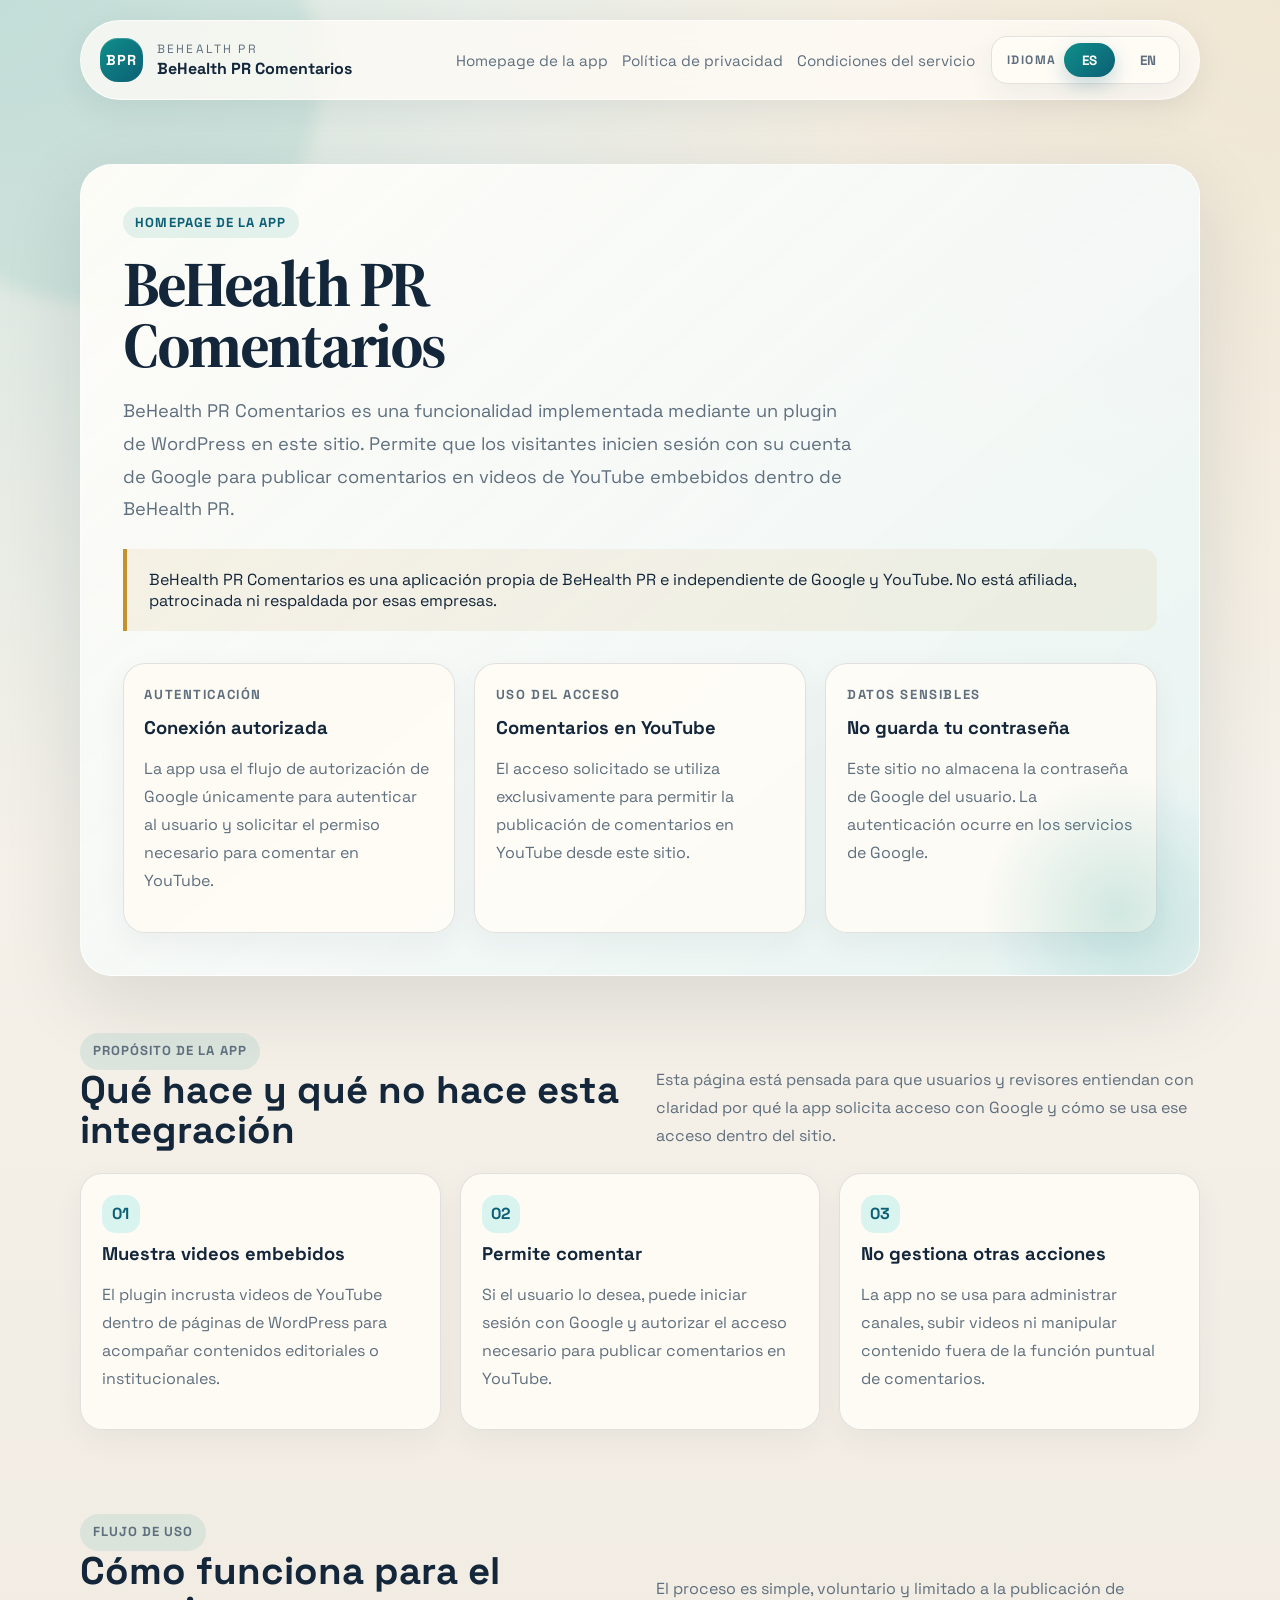
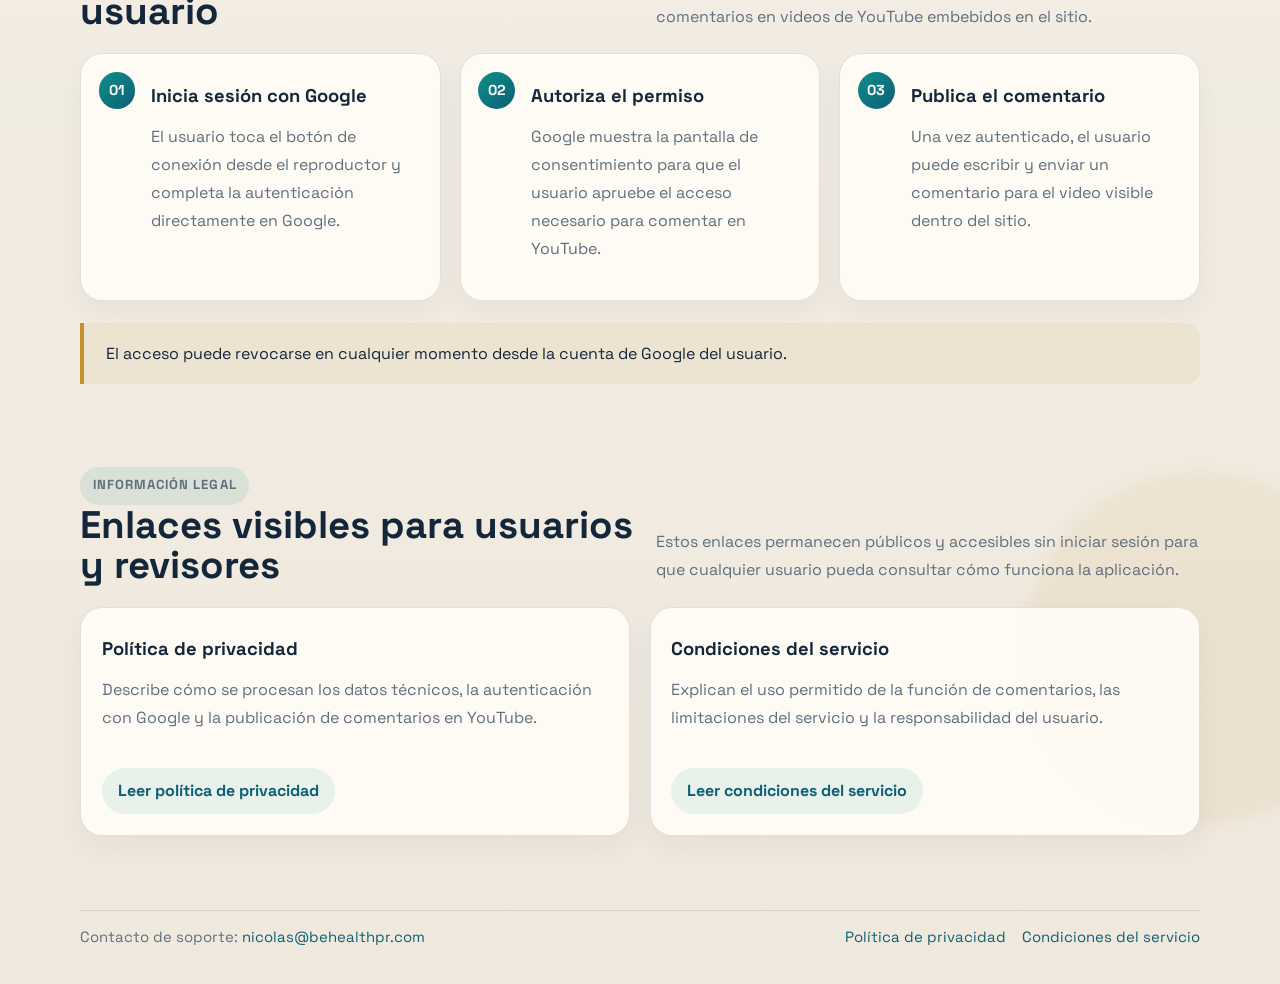
<file: index.html>
<!DOCTYPE html>
<html lang="es">
<head>
    <meta charset="UTF-8">
    <meta name="viewport" content="width=device-width, initial-scale=1.0">
    <title data-i18n="meta-title">BeHealth PR Comentarios</title>
    <meta name="description" content="Homepage p&uacute;blica de la aplicaci&oacute;n BeHealth PR Comentarios." data-i18n-content="meta-description">
    <link rel="stylesheet" href="./assets/site.css">
    <script src="./assets/i18n.js" defer></script>
</head>
<body data-page="home">
    <div class="site-shell">
        <header class="topbar">
            <div class="container topbar__inner">
                <a class="brand" href="./" data-localized-link="./">
                    <span class="brand__mark">BPR</span>
                    <span>
                        <p class="brand__eyebrow" data-i18n="brand-eyebrow">BeHealth PR</p>
                        <p class="brand__name" data-i18n="brand-name">BeHealth PR Comentarios</p>
                    </span>
                </a>
                <div class="topbar__actions">
                    <nav class="topnav" aria-label="Enlaces legales" data-i18n-attr="topnav-label">
                        <a href="./" data-localized-link="./" data-i18n="nav-home">Homepage de la app</a>
                        <a href="./politica-de-privacidad/" data-localized-link="./politica-de-privacidad/" data-i18n="nav-privacy">Pol&iacute;tica de privacidad</a>
                        <a href="./condiciones-del-servicio/" data-localized-link="./condiciones-del-servicio/" data-i18n="nav-terms">Condiciones del servicio</a>
                    </nav>
                    <div class="lang-switch" aria-label="Selector de idioma" data-i18n-attr="switcher-label">
                        <span class="lang-switch__label" data-i18n="lang-switch-label">Idioma</span>
                        <button class="lang-switch__button is-active" type="button" data-lang="es" aria-pressed="true">ES</button>
                        <button class="lang-switch__button" type="button" data-lang="en" aria-pressed="false">EN</button>
                    </div>
                </div>
            </div>
        </header>

        <main>
            <section class="hero">
                <div class="container">
                    <div class="hero__card">
                        <p class="eyebrow" data-i18n="hero-eyebrow">Homepage de la app</p>
                        <h1 data-i18n="hero-title">BeHealth PR Comentarios</h1>
                        <p class="hero__lead" data-i18n="hero-lead">
                            BeHealth PR Comentarios es una funcionalidad implementada mediante un plugin de WordPress
                            en este sitio. Permite que los visitantes inicien sesi&oacute;n con su cuenta de Google para publicar
                            comentarios en videos de YouTube embebidos dentro de BeHealth PR.
                        </p>
                        <p class="callout" data-i18n="independence-disclaimer">
                            BeHealth PR Comentarios es una aplicaci&oacute;n propia de BeHealth PR e independiente de Google y YouTube. No est&aacute; afiliada, patrocinada ni respaldada por esas empresas.
                        </p>
                        <div class="hero__grid">
                            <article class="stat">
                                <p class="stat__value" data-i18n="stat-1-label">Autenticaci&oacute;n</p>
                                <h2 data-i18n="stat-1-title">Conexi&oacute;n autorizada</h2>
                                <p data-i18n="stat-1-body">La app usa el flujo de autorizaci&oacute;n de Google &uacute;nicamente para autenticar al usuario y solicitar el permiso necesario para comentar en YouTube.</p>
                            </article>
                            <article class="stat">
                                <p class="stat__value" data-i18n="stat-2-label">Uso del acceso</p>
                                <h2 data-i18n="stat-2-title">Comentarios en YouTube</h2>
                                <p data-i18n="stat-2-body">El acceso solicitado se utiliza exclusivamente para permitir la publicaci&oacute;n de comentarios en YouTube desde este sitio.</p>
                            </article>
                            <article class="stat">
                                <p class="stat__value" data-i18n="stat-3-label">Datos sensibles</p>
                                <h2 data-i18n="stat-3-title">No guarda tu contrase&ntilde;a</h2>
                                <p data-i18n="stat-3-body">Este sitio no almacena la contrase&ntilde;a de Google del usuario. La autenticaci&oacute;n ocurre en los servicios de Google.</p>
                            </article>
                        </div>
                    </div>
                </div>
            </section>

            <section class="section">
                <div class="container">
                    <div class="section__head">
                        <div>
                            <p class="eyebrow" data-i18n="purpose-eyebrow">Prop&oacute;sito de la app</p>
                            <h2 data-i18n="purpose-title">Qu&eacute; hace y qu&eacute; no hace esta integraci&oacute;n</h2>
                        </div>
                        <p data-i18n="purpose-lead">
                            Esta p&aacute;gina est&aacute; pensada para que usuarios y revisores entiendan con claridad por qu&eacute; la app solicita
                            acceso con Google y c&oacute;mo se usa ese acceso dentro del sitio.
                        </p>
                    </div>
                    <div class="grid-3">
                        <article class="card">
                            <div class="card__icon">01</div>
                            <h2 data-i18n="card-1-title">Muestra videos embebidos</h2>
                            <p data-i18n="card-1-body">El plugin incrusta videos de YouTube dentro de p&aacute;ginas de WordPress para acompa&ntilde;ar contenidos editoriales o institucionales.</p>
                        </article>
                        <article class="card">
                            <div class="card__icon">02</div>
                            <h2 data-i18n="card-2-title">Permite comentar</h2>
                            <p data-i18n="card-2-body">Si el usuario lo desea, puede iniciar sesi&oacute;n con Google y autorizar el acceso necesario para publicar comentarios en YouTube.</p>
                        </article>
                        <article class="card">
                            <div class="card__icon">03</div>
                            <h2 data-i18n="card-3-title">No gestiona otras acciones</h2>
                            <p data-i18n="card-3-body">La app no se usa para administrar canales, subir videos ni manipular contenido fuera de la funci&oacute;n puntual de comentarios.</p>
                        </article>
                    </div>
                </div>
            </section>

            <section class="section">
                <div class="container">
                    <div class="section__head">
                        <div>
                            <p class="eyebrow" data-i18n="flow-eyebrow">Flujo de uso</p>
                            <h2 data-i18n="flow-title">C&oacute;mo funciona para el usuario</h2>
                        </div>
                        <p data-i18n="flow-lead">El proceso es simple, voluntario y limitado a la publicaci&oacute;n de comentarios en videos de YouTube embebidos en el sitio.</p>
                    </div>
                    <div class="grid-3 steps">
                        <article class="card step">
                            <h2 data-i18n="step-1-title">Inicia sesi&oacute;n con Google</h2>
                            <p data-i18n="step-1-body">El usuario toca el bot&oacute;n de conexi&oacute;n desde el reproductor y completa la autenticaci&oacute;n directamente en Google.</p>
                        </article>
                        <article class="card step">
                            <h2 data-i18n="step-2-title">Autoriza el permiso</h2>
                            <p data-i18n="step-2-body">Google muestra la pantalla de consentimiento para que el usuario apruebe el acceso necesario para comentar en YouTube.</p>
                        </article>
                        <article class="card step">
                            <h2 data-i18n="step-3-title">Publica el comentario</h2>
                            <p data-i18n="step-3-body">Una vez autenticado, el usuario puede escribir y enviar un comentario para el video visible dentro del sitio.</p>
                        </article>
                    </div>
                    <div class="callout" data-i18n="flow-callout">
                        El acceso puede revocarse en cualquier momento desde la cuenta de Google del usuario.
                    </div>
                </div>
            </section>

            <section class="section">
                <div class="container">
                    <div class="section__head">
                        <div>
                            <p class="eyebrow" data-i18n="legal-eyebrow">Informaci&oacute;n legal</p>
                            <h2 data-i18n="legal-title">Enlaces visibles para usuarios y revisores</h2>
                        </div>
                        <p data-i18n="legal-lead">Estos enlaces permanecen p&uacute;blicos y accesibles sin iniciar sesi&oacute;n para que cualquier usuario pueda consultar c&oacute;mo funciona la aplicaci&oacute;n.</p>
                    </div>
                    <div class="grid-2">
                        <article class="legal-card">
                            <h2 data-i18n="privacy-card-title">Pol&iacute;tica de privacidad</h2>
                            <p data-i18n="privacy-card-body">Describe c&oacute;mo se procesan los datos t&eacute;cnicos, la autenticaci&oacute;n con Google y la publicaci&oacute;n de comentarios en YouTube.</p>
                            <a class="pill-link" href="./politica-de-privacidad/" data-localized-link="./politica-de-privacidad/" data-i18n="privacy-card-link">Leer pol&iacute;tica de privacidad</a>
                        </article>
                        <article class="legal-card">
                            <h2 data-i18n="terms-card-title">Condiciones del servicio</h2>
                            <p data-i18n="terms-card-body">Explican el uso permitido de la funci&oacute;n de comentarios, las limitaciones del servicio y la responsabilidad del usuario.</p>
                            <a class="pill-link" href="./condiciones-del-servicio/" data-localized-link="./condiciones-del-servicio/" data-i18n="terms-card-link">Leer condiciones del servicio</a>
                        </article>
                    </div>
                </div>
            </section>
        </main>

        <footer class="footer">
            <div class="container footer__inner">
                <span><span data-i18n="support-label">Contacto de soporte:</span> <a href="mailto:nicolas@behealthpr.com">nicolas@behealthpr.com</a></span>
                <div class="footer__links">
                    <a href="./politica-de-privacidad/" data-localized-link="./politica-de-privacidad/" data-i18n="footer-privacy">Pol&iacute;tica de privacidad</a>
                    <a href="./condiciones-del-servicio/" data-localized-link="./condiciones-del-servicio/" data-i18n="footer-terms">Condiciones del servicio</a>
                </div>
            </div>
        </footer>
    </div>
</body>
</html>
</file>
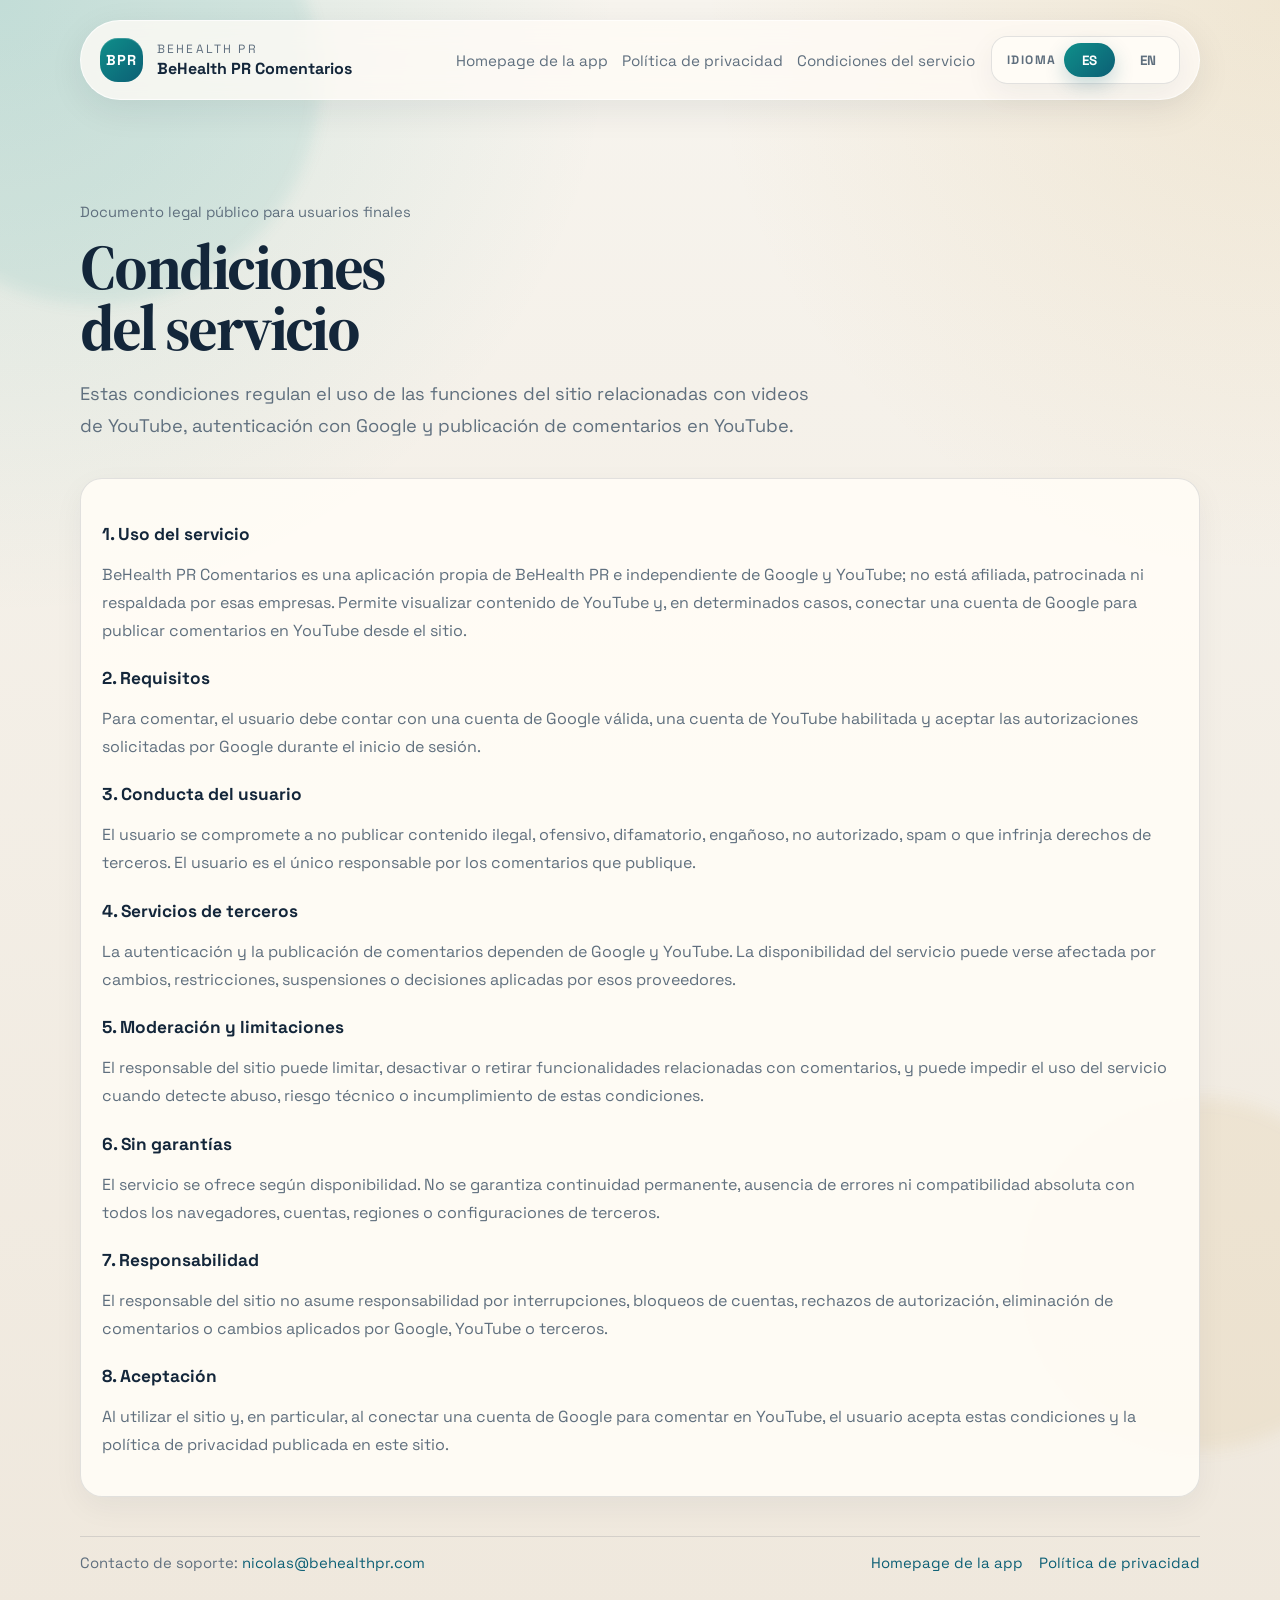
<file: condiciones-del-servicio/index.html>
<!DOCTYPE html>
<html lang="es">
<head>
    <meta charset="UTF-8">
    <meta name="viewport" content="width=device-width, initial-scale=1.0">
    <title data-i18n="meta-title">Condiciones del servicio | BeHealth PR Comentarios</title>
    <meta name="description" content="Condiciones del servicio de la aplicaci&oacute;n BeHealth PR Comentarios." data-i18n-content="meta-description">
    <link rel="stylesheet" href="../assets/site.css">
    <script src="../assets/i18n.js" defer></script>
</head>
<body data-page="terms">
    <div class="site-shell">
        <header class="topbar">
            <div class="container topbar__inner">
                <a class="brand" href="../" data-localized-link="../">
                    <span class="brand__mark">BPR</span>
                    <span>
                        <p class="brand__eyebrow" data-i18n="brand-eyebrow">BeHealth PR</p>
                        <p class="brand__name" data-i18n="brand-name">BeHealth PR Comentarios</p>
                    </span>
                </a>
                <div class="topbar__actions">
                    <nav class="topnav" aria-label="Enlaces legales" data-i18n-attr="topnav-label">
                        <a href="../" data-localized-link="../" data-i18n="nav-home">Homepage de la app</a>
                        <a href="../politica-de-privacidad/" data-localized-link="../politica-de-privacidad/" data-i18n="nav-privacy">Pol&iacute;tica de privacidad</a>
                        <a href="./" data-localized-link="./" data-i18n="nav-terms">Condiciones del servicio</a>
                    </nav>
                    <div class="lang-switch" aria-label="Selector de idioma" data-i18n-attr="switcher-label">
                        <span class="lang-switch__label" data-i18n="lang-switch-label">Idioma</span>
                        <button class="lang-switch__button is-active" type="button" data-lang="es" aria-pressed="true">ES</button>
                        <button class="lang-switch__button" type="button" data-lang="en" aria-pressed="false">EN</button>
                    </div>
                </div>
            </div>
        </header>

        <main class="legal-hero">
            <div class="container">
                <div class="page-hero">
                    <p class="page-meta" data-i18n="page-meta">Documento legal p&uacute;blico para usuarios finales</p>
                    <h1 data-i18n="page-title">Condiciones del servicio</h1>
                    <p class="page-hero__lead" data-i18n="page-lead">
                        Estas condiciones regulan el uso de las funciones del sitio relacionadas con videos de YouTube,
                        autenticaci&oacute;n con Google y publicaci&oacute;n de comentarios en YouTube.
                    </p>
                </div>

                <article class="legal-card">
                    <h3 data-i18n="section-1-title">1. Uso del servicio</h3>
                    <p data-i18n="section-1-body">
                        BeHealth PR Comentarios es una aplicaci&oacute;n propia de BeHealth PR e independiente de Google y YouTube; no est&aacute; afiliada,
                        patrocinada ni respaldada por esas empresas. Permite visualizar contenido de YouTube y, en determinados casos, conectar una cuenta de Google
                        para publicar comentarios en YouTube desde el sitio.
                    </p>

                    <h3 data-i18n="section-2-title">2. Requisitos</h3>
                    <p data-i18n="section-2-body">
                        Para comentar, el usuario debe contar con una cuenta de Google v&aacute;lida, una cuenta de YouTube habilitada
                        y aceptar las autorizaciones solicitadas por Google durante el inicio de sesi&oacute;n.
                    </p>

                    <h3 data-i18n="section-3-title">3. Conducta del usuario</h3>
                    <p data-i18n="section-3-body">
                        El usuario se compromete a no publicar contenido ilegal, ofensivo, difamatorio, enga&ntilde;oso, no autorizado,
                        spam o que infrinja derechos de terceros. El usuario es el &uacute;nico responsable por los comentarios que publique.
                    </p>

                    <h3 data-i18n="section-4-title">4. Servicios de terceros</h3>
                    <p data-i18n="section-4-body">
                        La autenticaci&oacute;n y la publicaci&oacute;n de comentarios dependen de Google y YouTube. La disponibilidad del servicio
                        puede verse afectada por cambios, restricciones, suspensiones o decisiones aplicadas por esos proveedores.
                    </p>

                    <h3 data-i18n="section-5-title">5. Moderaci&oacute;n y limitaciones</h3>
                    <p data-i18n="section-5-body">
                        El responsable del sitio puede limitar, desactivar o retirar funcionalidades relacionadas con comentarios, y puede
                        impedir el uso del servicio cuando detecte abuso, riesgo t&eacute;cnico o incumplimiento de estas condiciones.
                    </p>

                    <h3 data-i18n="section-6-title">6. Sin garant&iacute;as</h3>
                    <p data-i18n="section-6-body">
                        El servicio se ofrece seg&uacute;n disponibilidad. No se garantiza continuidad permanente, ausencia de errores
                        ni compatibilidad absoluta con todos los navegadores, cuentas, regiones o configuraciones de terceros.
                    </p>

                    <h3 data-i18n="section-7-title">7. Responsabilidad</h3>
                    <p data-i18n="section-7-body">
                        El responsable del sitio no asume responsabilidad por interrupciones, bloqueos de cuentas, rechazos de autorizaci&oacute;n,
                        eliminaci&oacute;n de comentarios o cambios aplicados por Google, YouTube o terceros.
                    </p>

                    <h3 data-i18n="section-8-title">8. Aceptaci&oacute;n</h3>
                    <p data-i18n="section-8-body">
                        Al utilizar el sitio y, en particular, al conectar una cuenta de Google para comentar en YouTube, el usuario acepta
                        estas condiciones y la pol&iacute;tica de privacidad publicada en este sitio.
                    </p>
                </article>
            </div>
        </main>

        <footer class="footer">
            <div class="container footer__inner">
                <span><span data-i18n="support-label">Contacto de soporte:</span> <a href="mailto:nicolas@behealthpr.com">nicolas@behealthpr.com</a></span>
                <div class="footer__links">
                    <a href="../" data-localized-link="../" data-i18n="footer-home">Homepage de la app</a>
                    <a href="../politica-de-privacidad/" data-localized-link="../politica-de-privacidad/" data-i18n="footer-privacy">Pol&iacute;tica de privacidad</a>
                </div>
            </div>
        </footer>
    </div>
</body>
</html>
</file>
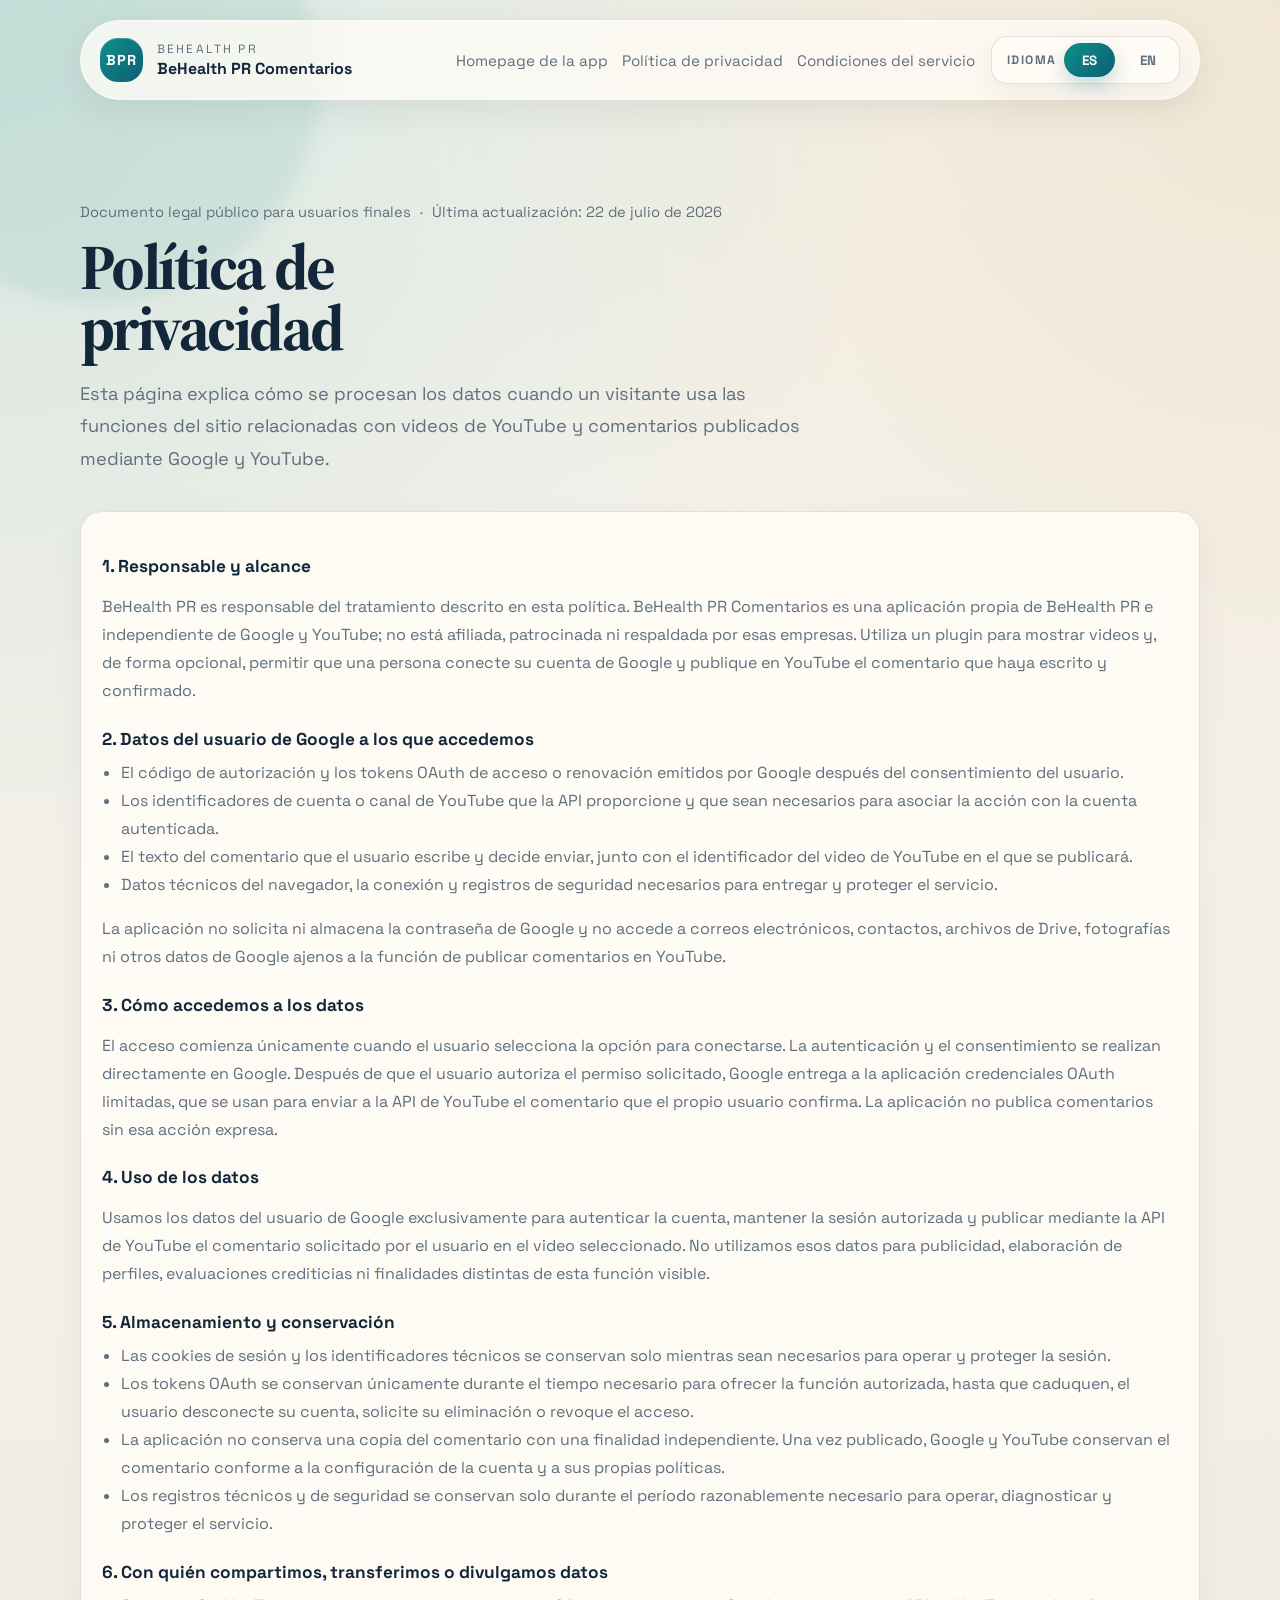
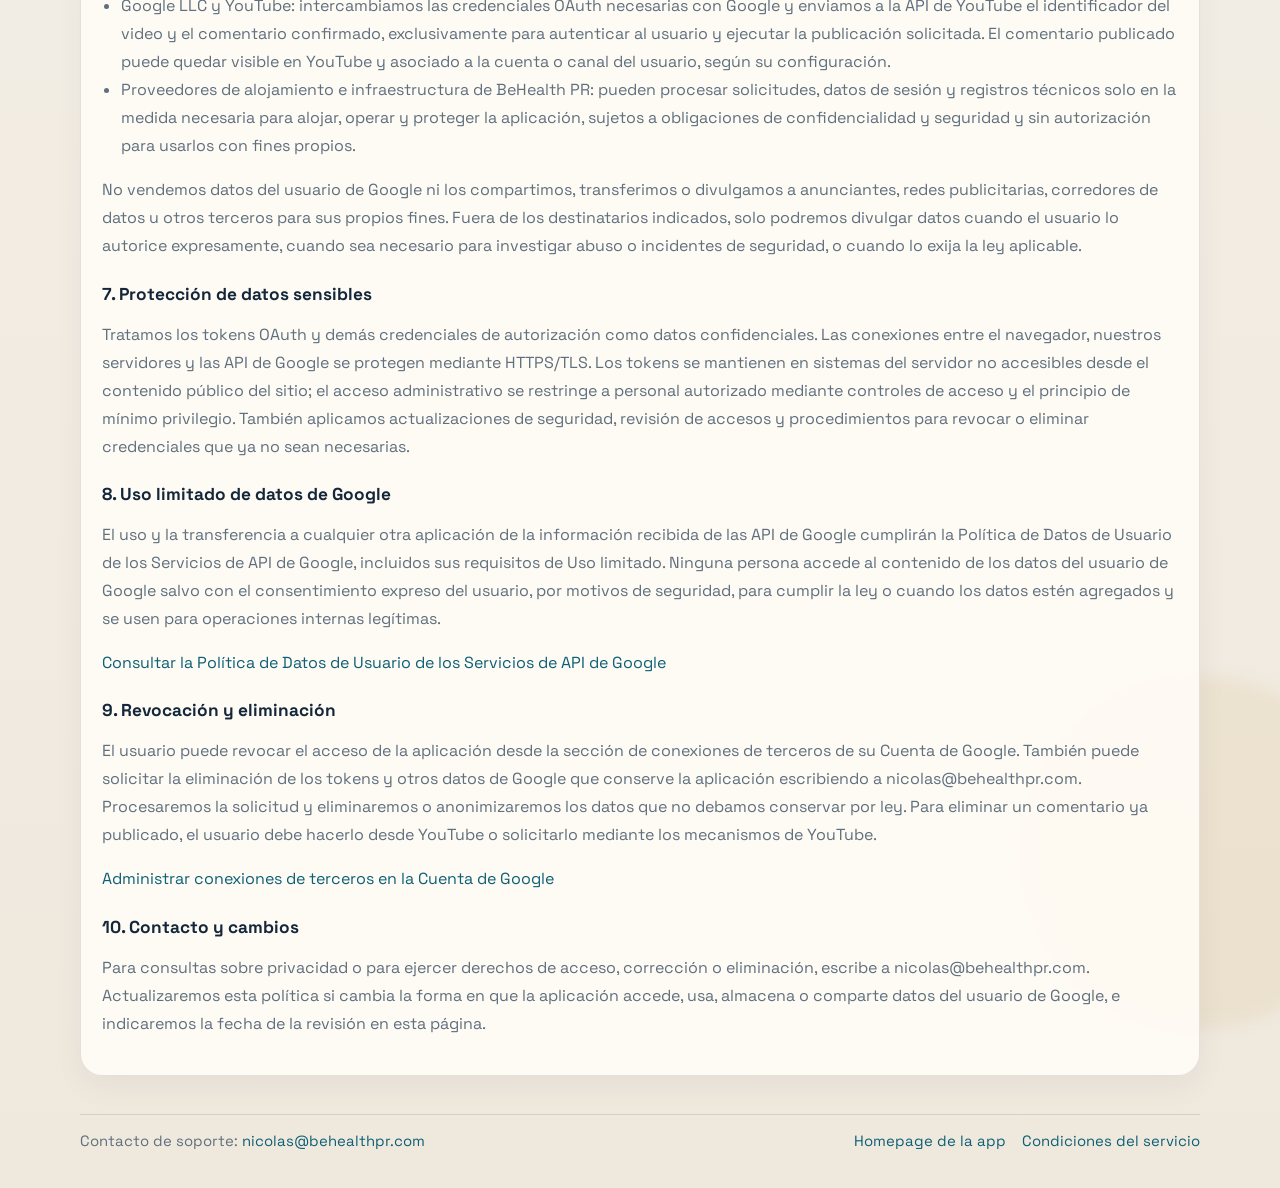
<file: politica-de-privacidad/index.html>
<!DOCTYPE html>
<html lang="es">
<head>
    <meta charset="UTF-8">
    <meta name="viewport" content="width=device-width, initial-scale=1.0">
    <title data-i18n="meta-title">Pol&iacute;tica de privacidad | BeHealth PR Comentarios</title>
    <meta name="description" content="Pol&iacute;tica de privacidad de la aplicaci&oacute;n BeHealth PR Comentarios." data-i18n-content="meta-description">
    <link rel="stylesheet" href="../assets/site.css">
    <script src="../assets/i18n.js" defer></script>
</head>
<body data-page="privacy">
    <div class="site-shell">
        <header class="topbar">
            <div class="container topbar__inner">
                <a class="brand" href="../" data-localized-link="../">
                    <span class="brand__mark">BPR</span>
                    <span>
                        <p class="brand__eyebrow" data-i18n="brand-eyebrow">BeHealth PR</p>
                        <p class="brand__name" data-i18n="brand-name">BeHealth PR Comentarios</p>
                    </span>
                </a>
                <div class="topbar__actions">
                    <nav class="topnav" aria-label="Enlaces legales" data-i18n-attr="topnav-label">
                        <a href="../" data-localized-link="../" data-i18n="nav-home">Homepage de la app</a>
                        <a href="./" data-localized-link="./" data-i18n="nav-privacy">Pol&iacute;tica de privacidad</a>
                        <a href="../condiciones-del-servicio/" data-localized-link="../condiciones-del-servicio/" data-i18n="nav-terms">Condiciones del servicio</a>
                    </nav>
                    <div class="lang-switch" aria-label="Selector de idioma" data-i18n-attr="switcher-label">
                        <span class="lang-switch__label" data-i18n="lang-switch-label">Idioma</span>
                        <button class="lang-switch__button is-active" type="button" data-lang="es" aria-pressed="true">ES</button>
                        <button class="lang-switch__button" type="button" data-lang="en" aria-pressed="false">EN</button>
                    </div>
                </div>
            </div>
        </header>

        <main class="legal-hero">
            <div class="container">
                <div class="page-hero">
                    <p class="page-meta">
                        <span data-i18n="page-meta">Documento legal p&uacute;blico para usuarios finales</span>
                        <span aria-hidden="true">&middot;</span>
                        <span data-i18n="last-updated">&Uacute;ltima actualizaci&oacute;n: 22 de julio de 2026</span>
                    </p>
                    <h1 data-i18n="page-title">Pol&iacute;tica de privacidad</h1>
                    <p class="page-hero__lead" data-i18n="page-lead">
                        Esta p&aacute;gina explica c&oacute;mo se procesan los datos cuando un visitante usa las funciones del sitio relacionadas
                        con videos de YouTube y comentarios publicados mediante Google y YouTube.
                    </p>
                </div>

                <article class="legal-card">
                    <h3 data-i18n="section-1-title">1. Responsable y alcance</h3>
                    <p data-i18n="section-1-body">
                        BeHealth PR es responsable del tratamiento descrito en esta pol&iacute;tica. BeHealth PR Comentarios es una aplicaci&oacute;n
                        propia de BeHealth PR e independiente de Google y YouTube; no est&aacute; afiliada, patrocinada ni respaldada por esas empresas. Utiliza un plugin
                        para mostrar videos y, de forma opcional, permitir que una persona conecte su cuenta de Google y publique en YouTube
                        el comentario que haya escrito y confirmado.
                    </p>

                    <h3 data-i18n="section-2-title">2. Datos del usuario de Google a los que accedemos</h3>
                    <ul>
                        <li data-i18n="section-2-item-1">El c&oacute;digo de autorizaci&oacute;n y los tokens OAuth de acceso o renovaci&oacute;n emitidos por Google despu&eacute;s del consentimiento del usuario.</li>
                        <li data-i18n="section-2-item-2">Los identificadores de cuenta o canal de YouTube que la API proporcione y que sean necesarios para asociar la acci&oacute;n con la cuenta autenticada.</li>
                        <li data-i18n="section-2-item-3">El texto del comentario que el usuario escribe y decide enviar, junto con el identificador del video de YouTube en el que se publicar&aacute;.</li>
                        <li data-i18n="section-2-item-4">Datos t&eacute;cnicos del navegador, la conexi&oacute;n y registros de seguridad necesarios para entregar y proteger el servicio.</li>
                    </ul>
                    <p data-i18n="section-2-body">
                        La aplicaci&oacute;n no solicita ni almacena la contrase&ntilde;a de Google y no accede a correos electr&oacute;nicos, contactos,
                        archivos de Drive, fotograf&iacute;as ni otros datos de Google ajenos a la funci&oacute;n de publicar comentarios en YouTube.
                    </p>

                    <h3 data-i18n="section-3-title">3. C&oacute;mo accedemos a los datos</h3>
                    <p data-i18n="section-3-body">
                        El acceso comienza &uacute;nicamente cuando el usuario selecciona la opci&oacute;n para conectarse. La autenticaci&oacute;n y el
                        consentimiento se realizan directamente en Google. Despu&eacute;s de que el usuario autoriza el permiso solicitado, Google
                        entrega a la aplicaci&oacute;n credenciales OAuth limitadas, que se usan para enviar a la API de YouTube el comentario que
                        el propio usuario confirma. La aplicaci&oacute;n no publica comentarios sin esa acci&oacute;n expresa.
                    </p>

                    <h3 data-i18n="section-4-title">4. Uso de los datos</h3>
                    <p data-i18n="section-4-body">
                        Usamos los datos del usuario de Google exclusivamente para autenticar la cuenta, mantener la sesi&oacute;n autorizada y
                        publicar mediante la API de YouTube el comentario solicitado por el usuario en el video seleccionado. No utilizamos
                        esos datos para publicidad, elaboraci&oacute;n de perfiles, evaluaciones crediticias ni finalidades distintas de esta funci&oacute;n visible.
                    </p>

                    <h3 data-i18n="section-5-title">5. Almacenamiento y conservaci&oacute;n</h3>
                    <ul>
                        <li data-i18n="section-5-item-1">Las cookies de sesi&oacute;n y los identificadores t&eacute;cnicos se conservan solo mientras sean necesarios para operar y proteger la sesi&oacute;n.</li>
                        <li data-i18n="section-5-item-2">Los tokens OAuth se conservan &uacute;nicamente durante el tiempo necesario para ofrecer la funci&oacute;n autorizada, hasta que caduquen, el usuario desconecte su cuenta, solicite su eliminaci&oacute;n o revoque el acceso.</li>
                        <li data-i18n="section-5-item-3">La aplicaci&oacute;n no conserva una copia del comentario con una finalidad independiente. Una vez publicado, Google y YouTube conservan el comentario conforme a la configuraci&oacute;n de la cuenta y a sus propias pol&iacute;ticas.</li>
                        <li data-i18n="section-5-item-4">Los registros t&eacute;cnicos y de seguridad se conservan solo durante el per&iacute;odo razonablemente necesario para operar, diagnosticar y proteger el servicio.</li>
                    </ul>

                    <h3 id="data-sharing" data-i18n="section-6-title">6. Con qui&eacute;n compartimos, transferimos o divulgamos datos</h3>
                    <ul>
                        <li data-i18n="section-6-item-1">Google LLC y YouTube: intercambiamos las credenciales OAuth necesarias con Google y enviamos a la API de YouTube el identificador del video y el comentario confirmado, exclusivamente para autenticar al usuario y ejecutar la publicaci&oacute;n solicitada. El comentario publicado puede quedar visible en YouTube y asociado a la cuenta o canal del usuario, seg&uacute;n su configuraci&oacute;n.</li>
                        <li data-i18n="section-6-item-2">Proveedores de alojamiento e infraestructura de BeHealth PR: pueden procesar solicitudes, datos de sesi&oacute;n y registros t&eacute;cnicos solo en la medida necesaria para alojar, operar y proteger la aplicaci&oacute;n, sujetos a obligaciones de confidencialidad y seguridad y sin autorizaci&oacute;n para usarlos con fines propios.</li>
                    </ul>
                    <p data-i18n="section-6-body">
                        No vendemos datos del usuario de Google ni los compartimos, transferimos o divulgamos a anunciantes, redes publicitarias,
                        corredores de datos u otros terceros para sus propios fines. Fuera de los destinatarios indicados, solo podremos divulgar
                        datos cuando el usuario lo autorice expresamente, cuando sea necesario para investigar abuso o incidentes de seguridad,
                        o cuando lo exija la ley aplicable.
                    </p>

                    <h3 id="data-protection" data-i18n="section-7-title">7. Protecci&oacute;n de datos sensibles</h3>
                    <p data-i18n="section-7-body">
                        Tratamos los tokens OAuth y dem&aacute;s credenciales de autorizaci&oacute;n como datos confidenciales. Las conexiones entre el
                        navegador, nuestros servidores y las API de Google se protegen mediante HTTPS/TLS. Los tokens se mantienen en sistemas
                        del servidor no accesibles desde el contenido p&uacute;blico del sitio; el acceso administrativo se restringe a personal
                        autorizado mediante controles de acceso y el principio de m&iacute;nimo privilegio. Tambi&eacute;n aplicamos actualizaciones de
                        seguridad, revisi&oacute;n de accesos y procedimientos para revocar o eliminar credenciales que ya no sean necesarias.
                    </p>

                    <h3 data-i18n="section-8-title">8. Uso limitado de datos de Google</h3>
                    <p data-i18n="section-8-body">
                        El uso y la transferencia a cualquier otra aplicaci&oacute;n de la informaci&oacute;n recibida de las API de Google cumplir&aacute;n
                        la Pol&iacute;tica de Datos de Usuario de los Servicios de API de Google, incluidos sus requisitos de Uso limitado. Ninguna
                        persona accede al contenido de los datos del usuario de Google salvo con el consentimiento expreso del usuario, por
                        motivos de seguridad, para cumplir la ley o cuando los datos est&eacute;n agregados y se usen para operaciones internas leg&iacute;timas.
                    </p>
                    <p>
                        <a href="https://developers.google.com/terms/api-services-user-data-policy" target="_blank" rel="noopener noreferrer" data-i18n="google-data-policy-link">Consultar la Pol&iacute;tica de Datos de Usuario de los Servicios de API de Google</a>
                    </p>

                    <h3 data-i18n="section-9-title">9. Revocaci&oacute;n y eliminaci&oacute;n</h3>
                    <p data-i18n="section-9-body">
                        El usuario puede revocar el acceso de la aplicaci&oacute;n desde la secci&oacute;n de conexiones de terceros de su Cuenta de Google.
                        Tambi&eacute;n puede solicitar la eliminaci&oacute;n de los tokens y otros datos de Google que conserve la aplicaci&oacute;n escribiendo a
                        nicolas@behealthpr.com. Procesaremos la solicitud y eliminaremos o anonimizaremos los datos que no debamos conservar por ley.
                        Para eliminar un comentario ya publicado, el usuario debe hacerlo desde YouTube o solicitarlo mediante los mecanismos de YouTube.
                    </p>
                    <p>
                        <a href="https://myaccount.google.com/connections" target="_blank" rel="noopener noreferrer" data-i18n="google-connections-link">Administrar conexiones de terceros en la Cuenta de Google</a>
                    </p>

                    <h3 data-i18n="section-10-title">10. Contacto y cambios</h3>
                    <p data-i18n="section-10-body">
                        Para consultas sobre privacidad o para ejercer derechos de acceso, correcci&oacute;n o eliminaci&oacute;n, escribe a
                        nicolas@behealthpr.com. Actualizaremos esta pol&iacute;tica si cambia la forma en que la aplicaci&oacute;n accede, usa, almacena
                        o comparte datos del usuario de Google, e indicaremos la fecha de la revisi&oacute;n en esta p&aacute;gina.
                    </p>
                </article>
            </div>
        </main>

        <footer class="footer">
            <div class="container footer__inner">
                <span><span data-i18n="support-label">Contacto de soporte:</span> <a href="mailto:nicolas@behealthpr.com">nicolas@behealthpr.com</a></span>
                <div class="footer__links">
                    <a href="../" data-localized-link="../" data-i18n="footer-home">Homepage de la app</a>
                    <a href="../condiciones-del-servicio/" data-localized-link="../condiciones-del-servicio/" data-i18n="footer-terms">Condiciones del servicio</a>
                </div>
            </div>
        </footer>
    </div>
</body>
</html>
</file>
<file: assets/site.css>
@import url("https://fonts.googleapis.com/css2?family=Space+Grotesk:wght@400;500;700&family=Source+Serif+4:wght@600&display=swap");

:root {
    --bg: #f4efe6;
    --paper: rgba(255, 252, 246, 0.92);
    --ink: #13263a;
    --muted: #5f6f7e;
    --line: rgba(19, 38, 58, 0.12);
    --accent: #0f8f8a;
    --accent-deep: #0c5f75;
    --accent-soft: #d9f3ef;
    --gold: #c3922e;
    --shadow: 0 24px 80px rgba(18, 38, 53, 0.12);
    --radius-lg: 32px;
    --radius-md: 22px;
    --radius-sm: 14px;
    --max: 1120px;
}

* {
    box-sizing: border-box;
}

html {
    scroll-behavior: smooth;
}

body {
    margin: 0;
    min-width: 320px;
    font-family: "Space Grotesk", "Segoe UI", sans-serif;
    color: var(--ink);
    overflow-x: hidden;
    background:
        radial-gradient(circle at top left, rgba(15, 143, 138, 0.15), transparent 30%),
        radial-gradient(circle at top right, rgba(195, 146, 46, 0.14), transparent 28%),
        linear-gradient(180deg, #f7f4ee 0%, #efe8dd 100%);
}

a {
    color: var(--accent-deep);
    text-decoration: none;
}

a:hover {
    text-decoration: underline;
}

img {
    max-width: 100%;
    display: block;
}

.site-shell {
    min-height: 100vh;
    position: relative;
    overflow: hidden;
}

.site-shell::before,
.site-shell::after {
    content: "";
    position: absolute;
    border-radius: 999px;
    filter: blur(8px);
    opacity: 0.55;
    pointer-events: none;
}

.site-shell::before {
    width: 28rem;
    height: 28rem;
    top: -9rem;
    left: -8rem;
    background: rgba(15, 143, 138, 0.16);
}

.site-shell::after {
    width: 22rem;
    height: 22rem;
    right: -6rem;
    bottom: 10rem;
    background: rgba(195, 146, 46, 0.16);
}

.container {
    width: min(calc(100% - 2rem), var(--max));
    margin: 0 auto;
    position: relative;
    z-index: 1;
}

.topbar {
    padding: 1.25rem 0 0;
}

.topbar__inner {
    display: flex;
    align-items: center;
    justify-content: space-between;
    gap: 1rem;
    padding: 0.95rem 1.2rem;
    background: rgba(255, 252, 246, 0.78);
    border: 1px solid rgba(255, 255, 255, 0.7);
    border-radius: 999px;
    box-shadow: 0 10px 35px rgba(18, 38, 53, 0.08);
    backdrop-filter: blur(14px);
}

.brand {
    display: inline-flex;
    align-items: center;
    min-width: 0;
    gap: 0.85rem;
    color: var(--ink);
    text-decoration: none;
}

.brand:hover {
    text-decoration: none;
}

.brand__mark {
    width: 2.7rem;
    height: 2.7rem;
    display: grid;
    place-items: center;
    font-weight: 700;
    font-size: 0.9rem;
    letter-spacing: 0.08em;
    color: #fff;
    background: linear-gradient(135deg, var(--accent) 0%, var(--accent-deep) 100%);
    border-radius: 18px;
    box-shadow: inset 0 1px 0 rgba(255, 255, 255, 0.2);
}

.brand__eyebrow {
    margin: 0 0 0.1rem;
    font-size: 0.75rem;
    letter-spacing: 0.18em;
    text-transform: uppercase;
    color: var(--muted);
}

.brand__name {
    margin: 0;
    font-size: 1rem;
    font-weight: 700;
    line-height: 1.25;
    overflow-wrap: anywhere;
}

.topnav {
    display: flex;
    flex-wrap: wrap;
    gap: 0.9rem;
    justify-content: flex-end;
}

.topnav a {
    display: inline-flex;
    align-items: center;
    font-size: 0.95rem;
    color: var(--muted);
}

.topbar__actions {
    display: flex;
    align-items: center;
    flex-wrap: wrap;
    min-width: 0;
    gap: 1rem;
    margin-left: auto;
}

.lang-switch {
    display: inline-flex;
    align-items: center;
    flex-wrap: wrap;
    gap: 0.45rem;
    padding: 0.35rem;
    border: 1px solid rgba(19, 38, 58, 0.12);
    border-radius: 16px;
    background: rgba(255, 252, 246, 0.94);
    box-shadow: 0 10px 30px rgba(18, 38, 53, 0.06);
}

.lang-switch__label {
    padding-left: 0.55rem;
    font-size: 0.76rem;
    font-weight: 700;
    letter-spacing: 0.12em;
    text-transform: uppercase;
    color: var(--muted);
    white-space: nowrap;
}

.lang-switch__button {
    border: 0;
    min-width: 3.2rem;
    padding: 0.55rem 0.8rem;
    border-radius: 999px;
    background: transparent;
    color: var(--muted);
    font: inherit;
    font-size: 0.84rem;
    font-weight: 700;
    cursor: pointer;
    transition: background-color 0.2s ease, color 0.2s ease, transform 0.2s ease;
}

.lang-switch__button:hover {
    background: rgba(15, 143, 138, 0.1);
    color: var(--accent-deep);
}

.lang-switch__button.is-active {
    background: linear-gradient(135deg, var(--accent) 0%, var(--accent-deep) 100%);
    color: #fff;
    box-shadow: 0 8px 20px rgba(12, 95, 117, 0.24);
}

.hero {
    padding: 4rem 0 2rem;
}

.hero__card {
    position: relative;
    overflow: hidden;
    padding: 2.6rem;
    border-radius: var(--radius-lg);
    background:
        linear-gradient(140deg, rgba(255, 253, 248, 0.95) 0%, rgba(244, 249, 248, 0.9) 55%, rgba(229, 243, 241, 0.92) 100%);
    border: 1px solid rgba(255, 255, 255, 0.78);
    box-shadow: var(--shadow);
}

.hero__card::after {
    content: "";
    position: absolute;
    inset: auto -4rem -5rem auto;
    width: 18rem;
    height: 18rem;
    border-radius: 50%;
    background: radial-gradient(circle, rgba(15, 143, 138, 0.18), transparent 68%);
}

.eyebrow {
    display: inline-flex;
    align-items: center;
    gap: 0.5rem;
    margin: 0 0 1rem;
    padding: 0.45rem 0.8rem;
    border-radius: 999px;
    background: rgba(15, 143, 138, 0.1);
    color: var(--accent-deep);
    font-size: 0.82rem;
    font-weight: 700;
    letter-spacing: 0.08em;
    text-transform: uppercase;
}

.hero h1,
.page-hero h1 {
    margin: 0;
    max-width: 14ch;
    font-family: "Source Serif 4", Georgia, serif;
    font-size: clamp(2.6rem, 5vw, 4.9rem);
    line-height: 0.95;
    letter-spacing: -0.04em;
    text-wrap: balance;
    overflow-wrap: anywhere;
}

.hero__lead,
.page-hero__lead {
    max-width: 46rem;
    margin: 1.2rem 0 0;
    font-size: 1.14rem;
    line-height: 1.8;
    color: var(--muted);
}

.hero__grid,
.grid-3,
.grid-2 {
    display: grid;
    gap: 1.2rem;
}

.hero__grid {
    margin-top: 2rem;
    grid-template-columns: repeat(auto-fit, minmax(min(100%, 220px), 1fr));
}

.grid-3 {
    grid-template-columns: repeat(auto-fit, minmax(min(100%, 230px), 1fr));
}

.grid-2 {
    grid-template-columns: repeat(auto-fit, minmax(min(100%, 280px), 1fr));
}

.card,
.stat,
.legal-card {
    padding: 1.3rem;
    background: var(--paper);
    border: 1px solid var(--line);
    border-radius: var(--radius-md);
    box-shadow: 0 10px 30px rgba(18, 38, 53, 0.05);
}

.stat__value {
    margin: 0;
    font-size: 0.82rem;
    font-weight: 700;
    letter-spacing: 0.12em;
    text-transform: uppercase;
    color: var(--gold);
}

.stat h2,
.card h2,
.legal-card h2 {
    margin: 0.55rem 0 0;
    font-size: 1.15rem;
}

.card p,
.stat p,
.legal-card p,
.legal-card li {
    color: var(--muted);
    line-height: 1.75;
}

.section {
    padding: 1.6rem 0 3.6rem;
}

.section__head {
    display: flex;
    justify-content: space-between;
    align-items: end;
    gap: 1rem;
    margin-bottom: 1.4rem;
}

.section__head > * {
    min-width: 0;
}

.section__head h2 {
    margin: 0;
    font-size: clamp(1.8rem, 3vw, 2.5rem);
    line-height: 1.04;
}

.section__head p {
    max-width: 34rem;
    margin: 0;
    color: var(--muted);
    line-height: 1.75;
}

.card__icon {
    width: 2.4rem;
    height: 2.4rem;
    display: grid;
    place-items: center;
    border-radius: 14px;
    background: var(--accent-soft);
    color: var(--accent-deep);
    font-weight: 700;
}

.steps {
    counter-reset: step;
}

.step {
    position: relative;
    padding-left: 4.4rem;
}

.step::before {
    counter-increment: step;
    content: "0" counter(step);
    position: absolute;
    left: 1.1rem;
    top: 1.1rem;
    width: 2.3rem;
    height: 2.3rem;
    display: grid;
    place-items: center;
    border-radius: 999px;
    background: linear-gradient(135deg, var(--accent) 0%, var(--accent-deep) 100%);
    color: #fff;
    font-size: 0.9rem;
    font-weight: 700;
}

.callout {
    margin-top: 1.4rem;
    padding: 1.25rem 1.4rem;
    border-left: 4px solid var(--gold);
    border-radius: 0 var(--radius-sm) var(--radius-sm) 0;
    background: rgba(195, 146, 46, 0.09);
    color: var(--ink);
}

.legal-hero {
    padding: 3.3rem 0 1.4rem;
}

.page-hero {
    padding: 2.2rem 0;
}

.page-meta {
    display: inline-flex;
    align-items: center;
    flex-wrap: wrap;
    gap: 0.55rem;
    margin-bottom: 1rem;
    color: var(--muted);
    font-size: 0.92rem;
}

.legal-card h3 {
    margin: 1.4rem 0 0.6rem;
    font-size: 1.08rem;
}

.legal-card ul {
    margin: 0;
    padding-left: 1.2rem;
}

.footer {
    padding: 1rem 0 2.4rem;
}

.footer__inner {
    display: flex;
    justify-content: space-between;
    align-items: center;
    gap: 1rem;
    padding: 1rem 0 0;
    border-top: 1px solid var(--line);
    color: var(--muted);
    font-size: 0.93rem;
}

.footer__inner > span {
    max-width: 34rem;
    overflow-wrap: anywhere;
}

.footer__links {
    display: flex;
    flex-wrap: wrap;
    gap: 1rem;
}

.pill-link {
    display: inline-flex;
    align-items: center;
    gap: 0.5rem;
    margin-top: 1.2rem;
    padding: 0.8rem 1rem;
    border-radius: 999px;
    background: rgba(15, 143, 138, 0.09);
    color: var(--accent-deep);
    font-weight: 700;
}

@media (max-width: 1080px) {
    .section__head,
    .footer__inner,
    .topbar__inner {
        align-items: flex-start;
        flex-direction: column;
    }

    .topbar__actions {
        width: 100%;
        margin-left: 0;
        flex-direction: column;
        align-items: flex-start;
    }

    .topnav {
        justify-content: flex-start;
    }
}

@media (max-width: 900px) {
    .section__head {
        align-items: flex-start;
    }

    .hero__grid,
    .grid-3,
    .grid-2 {
        gap: 1rem;
    }
}

@media (max-width: 720px) {
    .container {
        width: min(calc(100% - 1.2rem), var(--max));
    }

    .topbar {
        padding-top: 0.85rem;
    }

    .topbar__inner {
        padding: 1rem;
        border-radius: 30px;
    }

    .topnav {
        width: 100%;
        gap: 0.65rem;
    }

    .topnav a {
        width: 100%;
        justify-content: center;
        padding: 0.75rem 0.9rem;
        border: 1px solid var(--line);
        border-radius: 16px;
        background: rgba(255, 252, 246, 0.7);
    }

    .lang-switch {
        width: 100%;
        justify-content: space-between;
    }

    .lang-switch__label {
        width: 100%;
        padding: 0 0 0.2rem;
    }

    .lang-switch__button {
        flex: 1 1 0;
        text-align: center;
    }

    .hero {
        padding: 2.4rem 0 1.5rem;
    }

    .section {
        padding: 1.2rem 0 2.6rem;
    }

    .legal-hero {
        padding: 2.4rem 0 1rem;
    }

    .page-hero {
        padding: 1rem 0 1.4rem;
    }

    .hero__lead,
    .page-hero__lead,
    .section__head p,
    .card p,
    .stat p,
    .legal-card p,
    .legal-card li,
    .callout {
        font-size: 1rem;
        line-height: 1.7;
    }
}

@media (max-width: 640px) {
    .hero {
        padding-top: 2.1rem;
    }

    .hero h1,
    .page-hero h1 {
        max-width: none;
        font-size: clamp(2rem, 10vw, 3.1rem);
        line-height: 1;
    }

    .eyebrow {
        font-size: 0.74rem;
        letter-spacing: 0.06em;
    }

    .hero__card,
    .card,
    .stat,
    .legal-card {
        padding: 1.2rem;
        border-radius: 22px;
    }

    .hero__card::after {
        width: 12rem;
        height: 12rem;
        inset: auto -3rem -3.5rem auto;
    }

    .step {
        padding-left: 1.2rem;
    }

    .step::before {
        position: static;
        margin-bottom: 0.9rem;
    }
}

@media (max-width: 420px) {
    .brand {
        align-items: flex-start;
    }

    .brand__mark {
        width: 2.45rem;
        height: 2.45rem;
    }

    .brand__eyebrow {
        font-size: 0.7rem;
        letter-spacing: 0.15em;
    }

    .brand__name {
        font-size: 0.95rem;
    }

    .footer__links {
        width: 100%;
        flex-direction: column;
        align-items: flex-start;
        gap: 0.7rem;
    }
}
</file>
